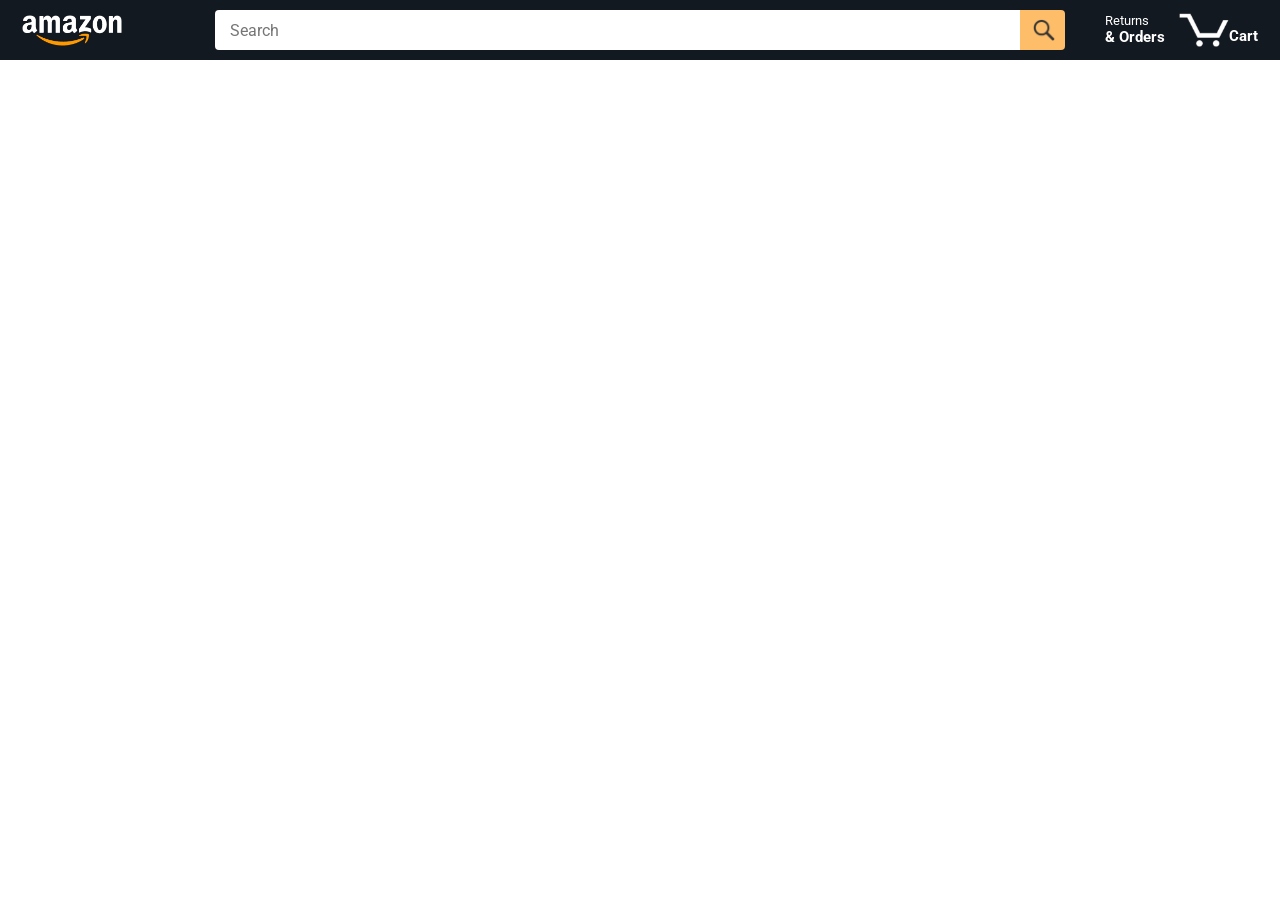
<file: index.html>
<!DOCTYPE html>
<html>
  <head>
    <title>Amazon Project</title>

    <!-- This code is needed for responsive design to work.
      (Responsive design = make the website look good on
      smaller screen sizes like a phone or a tablet). -->
    <meta name="viewport" content="width=device-width, initial-scale=1">

    <!-- Load a font called Roboto from Google Fonts. -->
    <link rel="preconnect" href="https://fonts.googleapis.com">
    <link rel="preconnect" href="https://fonts.gstatic.com" crossorigin>
    <link href="https://fonts.googleapis.com/css2?family=Roboto:wght@400;500;700&display=swap" rel="stylesheet">

    <!-- Here are the CSS files for this page. -->
    <link rel="stylesheet" href="styles/shared/general.css">
    <link rel="stylesheet" href="styles/shared/amazon-header.css">
    <link rel="stylesheet" href="styles/pages/amazon.css">
  </head>
  <body>
    <div class="amazon-header">
      <div class="amazon-header-left-section">
        <a href="amazon.html" class="header-link">
          <img class="amazon-logo"
            src="images/amazon-logo-white.png">
          <img class="amazon-mobile-logo"
            src="images/amazon-mobile-logo-white.png">
        </a>
      </div>

      <div class="amazon-header-middle-section">
        <input class="search-bar" type="text" placeholder="Search">

        <button class="search-button">
          <img class="search-icon" src="images/icons/search-icon.png">
        </button>
      </div>

      <div class="amazon-header-right-section">
        <a class="orders-link header-link" href="orders.html">
          <span class="returns-text">Returns</span>
          <span class="orders-text">& Orders</span>
        </a>

        <a class="cart-link header-link" href="checkout.html ">
          <img class="cart-icon" src="images/icons/cart-icon.png">
          <div class="cart-quantity js-cart-quantity"></div>
          <div class="cart-text">Cart</div>
        </a>
      </div>
    </div>
    
    <div class="main">
      <div class="products-grid js-product-grid">
      </div>
    </div>
    <script type="module" src="scripts/amazon.js"></script>
  </body>
</html>
</file>
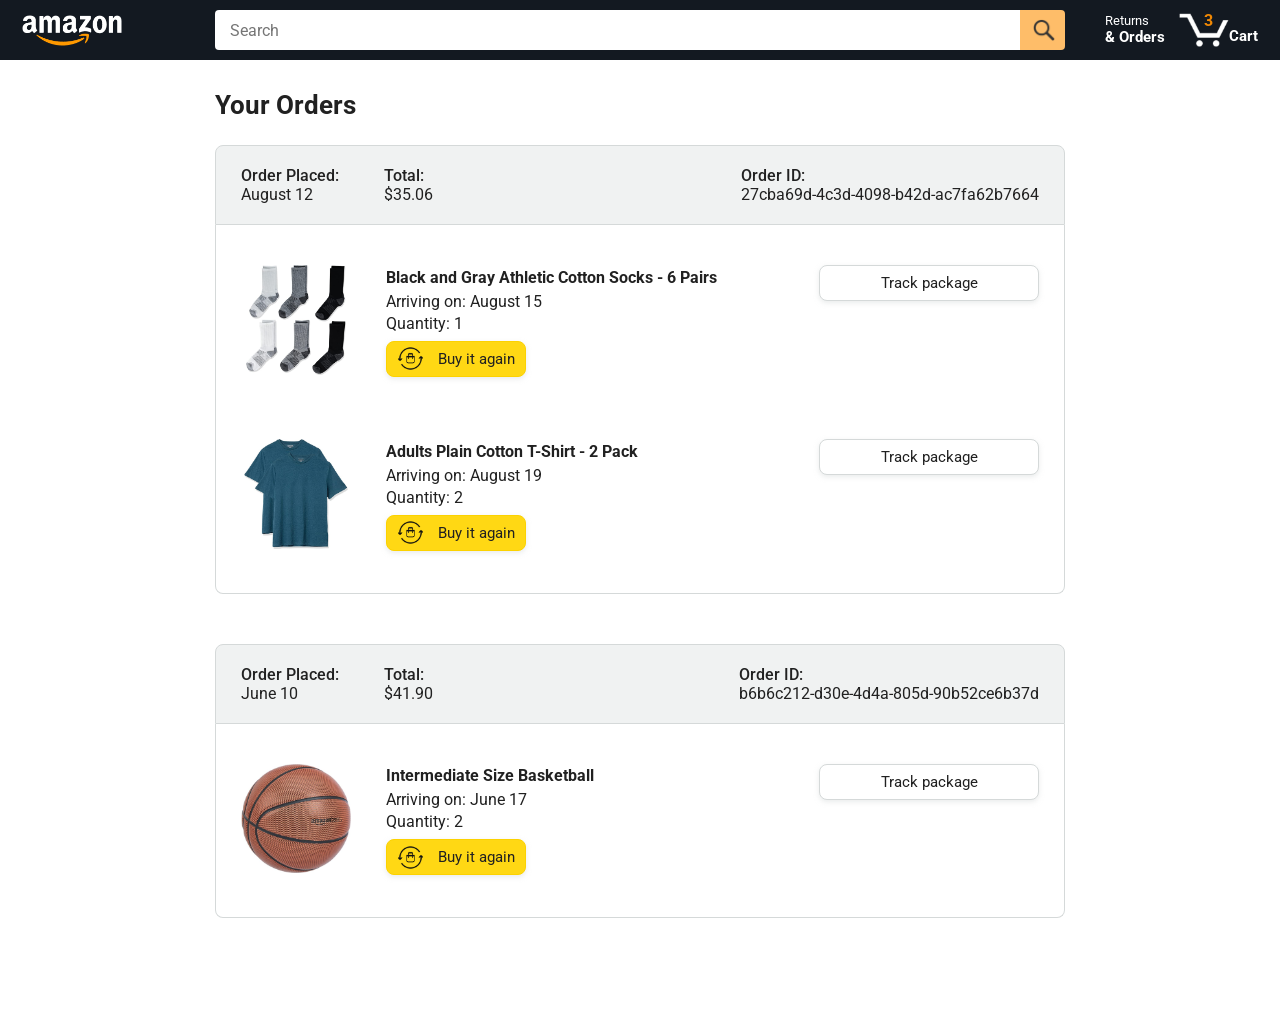
<file: orders.html>
<!DOCTYPE html>
<html>
  <head>
    <title>Orders</title>

    <!-- This code is needed for responsive design to work.
      (Responsive design = make the website look good on
      smaller screen sizes like a phone or a tablet). -->
    <meta name="viewport" content="width=device-width, initial-scale=1">

    <!-- Load a font called Roboto from Google Fonts. -->
    <link rel="preconnect" href="https://fonts.googleapis.com">
    <link rel="preconnect" href="https://fonts.gstatic.com" crossorigin>
    <link href="https://fonts.googleapis.com/css2?family=Roboto:wght@400;500;700&display=swap" rel="stylesheet">

    <!-- Here are the CSS files for this page. -->
    <link rel="stylesheet" href="styles/shared/general.css">
    <link rel="stylesheet" href="styles/shared/amazon-header.css">
    <link rel="stylesheet" href="styles/pages/orders.css">
  </head>
  <body>
    <div class="amazon-header">
      <div class="amazon-header-left-section">
        <a href="amazon.html" class="header-link">
          <img class="amazon-logo"
            src="images/amazon-logo-white.png">
          <img class="amazon-mobile-logo"
            src="images/amazon-mobile-logo-white.png">
        </a>
      </div>

      <div class="amazon-header-middle-section">
        <input class="search-bar" type="text" placeholder="Search">

        <button class="search-button">
          <img class="search-icon" src="images/icons/search-icon.png">
        </button>
      </div>

      <div class="amazon-header-right-section">
        <a class="orders-link header-link" href="orders.html">
          <span class="returns-text">Returns</span>
          <span class="orders-text">& Orders</span>
        </a>

        <a class="cart-link header-link" href="checkout.html">
          <img class="cart-icon" src="images/icons/cart-icon.png">
          <div class="cart-quantity">3</div>
          <div class="cart-text">Cart</div>
        </a>
      </div>
    </div>

    <div class="main">
      <div class="page-title">Your Orders</div>

      <div class="orders-grid">
        <div class="order-container">
          
          <div class="order-header">
            <div class="order-header-left-section">
              <div class="order-date">
                <div class="order-header-label">Order Placed:</div>
                <div>August 12</div>
              </div>
              <div class="order-total">
                <div class="order-header-label">Total:</div>
                <div>$35.06</div>
              </div>
            </div>

            <div class="order-header-right-section">
              <div class="order-header-label">Order ID:</div>
              <div>27cba69d-4c3d-4098-b42d-ac7fa62b7664</div>
            </div>
          </div>

          <div class="order-details-grid">
            <div class="product-image-container">
              <img src="images/products/athletic-cotton-socks-6-pairs.jpg">
            </div>

            <div class="product-details">
              <div class="product-name">
                Black and Gray Athletic Cotton Socks - 6 Pairs
              </div>
              <div class="product-delivery-date">
                Arriving on: August 15
              </div>
              <div class="product-quantity">
                Quantity: 1
              </div>
              <button class="buy-again-button button-primary">
                <img class="buy-again-icon" src="images/icons/buy-again.png">
                <span class="buy-again-message">Buy it again</span>
              </button>
            </div>

            <div class="product-actions">
              <a href="tracking.html">
                <button class="track-package-button button-secondary">
                  Track package
                </button>
              </a>
            </div>

            <div class="product-image-container">
              <img src="images/products/adults-plain-cotton-tshirt-2-pack-teal.jpg">
            </div>

            <div class="product-details">
              <div class="product-name">
                Adults Plain Cotton T-Shirt - 2 Pack
              </div>
              <div class="product-delivery-date">
                Arriving on: August 19
              </div>
              <div class="product-quantity">
                Quantity: 2
              </div>
              <button class="buy-again-button button-primary">
                <img class="buy-again-icon" src="images/icons/buy-again.png">
                <span class="buy-again-message">Buy it again</span>
              </button>
            </div>

            <div class="product-actions">
              <a href="tracking.html">
                <button class="track-package-button button-secondary">
                  Track package
                </button>
              </a>
            </div>
          </div>
        </div>

        <div class="order-container">

          <div class="order-header">
            <div class="order-header-left-section">
              <div class="order-date">
                <div class="order-header-label">Order Placed:</div>
                <div>June 10</div>
              </div>
              <div class="order-total">
                <div class="order-header-label">Total:</div>
                <div>$41.90</div>
              </div>
            </div>

            <div class="order-header-right-section">
              <div class="order-header-label">Order ID:</div>
              <div>b6b6c212-d30e-4d4a-805d-90b52ce6b37d</div>
            </div>
          </div>

          <div class="order-details-grid">
            <div class="product-image-container">
              <img src="images/products/intermediate-composite-basketball.jpg">
            </div>

            <div class="product-details">
              <div class="product-name">
                Intermediate Size Basketball
              </div>
              <div class="product-delivery-date">
                Arriving on: June 17
              </div>
              <div class="product-quantity">
                Quantity: 2
              </div>
              <button class="buy-again-button button-primary">
                <img class="buy-again-icon" src="images/icons/buy-again.png">
                <span class="buy-again-message">Buy it again</span>
              </button>
            </div>

            <div class="product-actions">
              <a href="tracking.html">
                <button class="track-package-button button-secondary">
                  Track package
                </button>
              </a>
            </div>
          </div>
        </div>
      </div>
    </div>
  </body>
</html>
</file>
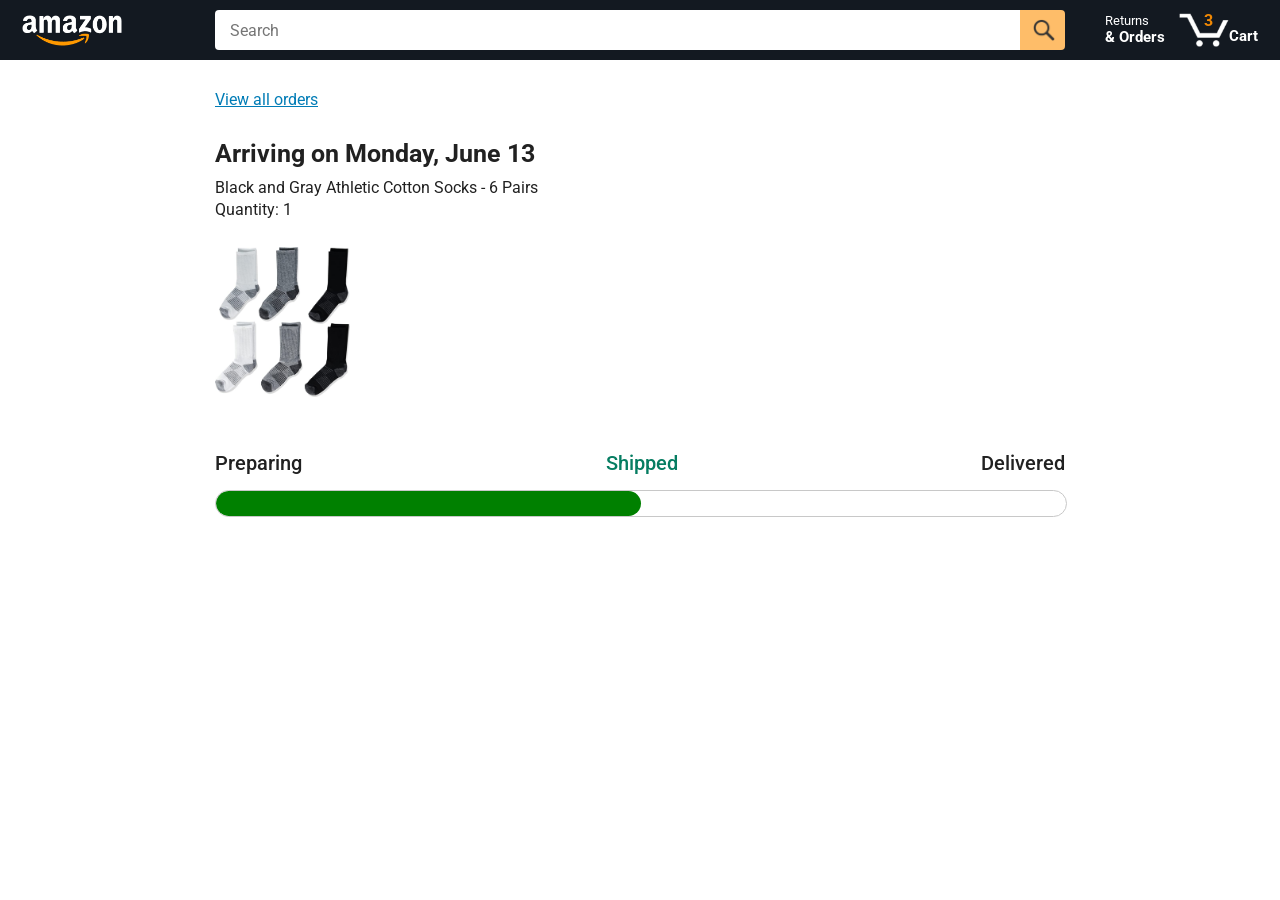
<file: tracking.html>
<!DOCTYPE html>
<html>
  <head>
    <title>Tracking</title>

    <!-- This code is needed for responsive design to work.
      (Responsive design = make the website look good on
      smaller screen sizes like a phone or a tablet). -->
    <meta name="viewport" content="width=device-width, initial-scale=1">

    <!-- Load a font called Roboto from Google Fonts. -->
    <link rel="preconnect" href="https://fonts.googleapis.com">
    <link rel="preconnect" href="https://fonts.gstatic.com" crossorigin>
    <link href="https://fonts.googleapis.com/css2?family=Roboto:wght@400;500;700&display=swap" rel="stylesheet">

    <!-- Here are the CSS files for this page. -->
    <link rel="stylesheet" href="styles/shared/general.css">
    <link rel="stylesheet" href="styles/shared/amazon-header.css">
    <link rel="stylesheet" href="styles/pages/tracking.css">
  </head>
  <body>
    <div class="amazon-header">
      <div class="amazon-header-left-section">
        <a href="amazon.html" class="header-link">
          <img class="amazon-logo"
            src="images/amazon-logo-white.png">
          <img class="amazon-mobile-logo"
            src="images/amazon-mobile-logo-white.png">
        </a>
      </div>

      <div class="amazon-header-middle-section">
        <input class="search-bar" type="text" placeholder="Search">

        <button class="search-button">
          <img class="search-icon" src="images/icons/search-icon.png">
        </button>
      </div>

      <div class="amazon-header-right-section">
        <a class="orders-link header-link" href="orders.html">
          <span class="returns-text">Returns</span>
          <span class="orders-text">& Orders</span>
        </a>

        <a class="cart-link header-link" href="checkout.html">
          <img class="cart-icon" src="images/icons/cart-icon.png">
          <div class="cart-quantity">3</div>
          <div class="cart-text">Cart</div>
        </a>
      </div>
    </div>

    <div class="main">
      <div class="order-tracking">
        <a class="back-to-orders-link link-primary" href="orders.html">
          View all orders
        </a>

        <div class="delivery-date">
          Arriving on Monday, June 13
        </div>

        <div class="product-info">
          Black and Gray Athletic Cotton Socks - 6 Pairs
        </div>

        <div class="product-info">
          Quantity: 1
        </div>

        <img class="product-image" src="images/products/athletic-cotton-socks-6-pairs.jpg">

        <div class="progress-labels-container">
          <div class="progress-label">
            Preparing
          </div>
          <div class="progress-label current-status">
            Shipped
          </div>
          <div class="progress-label">
            Delivered
          </div>
        </div>

        <div class="progress-bar-container">
          <div class="progress-bar"></div>
        </div>
      </div>
    </div>
  </body>
</html>
</file>
<file: styles/shared/general.css>
body {
  font-family: Roboto, Arial;
  color: rgb(33, 33, 33);
  /* The <body> element has a default margin of 8px
     on all sides. This removes the default margins. */
  margin: 0;
}

/* <p> elements have a default margin on the top
   and bottom. This removes the default margins. */
p {
  margin: 0;
}

button {
  cursor: pointer;
}

select {
  cursor: pointer;
}

input, select, button {
  font-family: Roboto, Arial;
}

.button-primary {
  color: rgb(33, 33, 33);
  background-color: rgb(255, 216, 20);
  border: 1px solid rgb(252, 210, 0);
  border-radius: 8px;
  cursor: pointer;
  box-shadow: 0 2px 5px rgba(213, 217, 217, 0.5);
}

.button-primary:hover {
  background-color: rgb(247, 202, 0);
  border: 1px solid rgb(242, 194, 0);
}

.button-primary:active {
  background: rgb(255, 216, 20);
  border-color: rgb(252, 210, 0);
  box-shadow: none;
}

.button-secondary {
  color: rgb(33, 33, 33);
  background: white;
  border: 1px solid rgb(213, 217, 217);
  border-radius: 8px;
  cursor: pointer;
  box-shadow: 0 2px 5px rgba(213, 217, 217, 0.5);
}

.button-secondary:hover {
  background-color: rgb(247, 250, 250);
}

.button-secondary:active {
  background-color: rgb(237, 253, 255);
  box-shadow: none;
}

/* These styles will limit text to 2 lines. Anything
   beyond 2 lines will be replaced with "..."
   You can find this code by using an A.I. tool or by
   searching in Google.
   https://css-tricks.com/almanac/properties/l/line-clamp/ */
.limit-text-to-2-lines {
  display: -webkit-box;
  -webkit-line-clamp: 2;
  -webkit-box-orient: vertical;
  overflow: hidden;
}

.link-primary {
  color: rgb(1, 124, 182);
  cursor: pointer;
}

.link-primary:hover {
  color: rgb(196, 80, 0);
}

/* Styles for dropdown selectors. */
select {
  color: rgb(33, 33, 33);
  background-color: rgb(240, 240, 240);
  border: 1px solid rgb(213, 217, 217);
  border-radius: 8px;
  padding: 3px 5px;
  font-size: 15px;
  cursor: pointer;
  box-shadow: 0 2px 5px rgba(213, 217, 217, 0.5);
}

select:focus,
input:focus {
  outline: 2px solid rgb(255, 153, 0);
}
</file>
<file: styles/shared/amazon-header.css>
.amazon-header {
  background-color: rgb(19, 25, 33);
  color: white;
  padding-left: 15px;
  padding-right: 15px;

  display: flex;
  align-items: center;
  justify-content: space-between;

  position: fixed;
  top: 0;
  left: 0;
  right: 0;
  height: 60px;
}

.amazon-header-left-section {
  width: 180px;
}

@media (max-width: 800px) {
  .amazon-header-left-section {
    width: unset;
  }
}

.header-link {
  display: inline-block;
  padding: 6px;
  border-radius: 2px;
  cursor: pointer;
  text-decoration: none;
  border: 1px solid rgba(0, 0, 0, 0);
}

.header-link:hover {
  border: 1px solid white;
}

.amazon-logo {
  width: 100px;
  margin-top: 5px;
}

.amazon-mobile-logo {
  display: none;
}

@media (max-width: 575px) {
  .amazon-logo {
    display: none;
  }

  .amazon-mobile-logo {
    display: block;
    height: 35px;
    margin-top: 5px;
  }
}

.amazon-header-middle-section {
  flex: 1;
  max-width: 850px;
  margin-left: 10px;
  margin-right: 10px;
  display: flex;
}

.search-bar {
  flex: 1;
  width: 0;
  font-size: 16px;
  height: 38px;
  padding-left: 15px;
  border: none;
  border-top-left-radius: 4px;
  border-bottom-left-radius: 4px;
  border-top-right-radius: 0;
  border-bottom-right-radius: 0;
}

.search-button {
  background-color: rgb(254, 189, 105);
  border: none;
  width: 45px;
  height: 40px;
  border-top-right-radius: 4px;
  border-bottom-right-radius: 4px;
  flex-shrink: 0;
}

.search-icon {
  height: 22px;
  margin-left: 2px;
  margin-top: 3px;
}

.amazon-header-right-section {
  width: 180px;
  flex-shrink: 0;
  display: flex;
  justify-content: end;
}

.orders-link {
  color: white;
}

.returns-text {
  display: block;
  font-size: 13px;
}

.orders-text {
  display: block;
  font-size: 15px;
  font-weight: 700;
}

.cart-link {
  color: white;
  display: flex;
  align-items: center;
  position: relative;
}

.cart-icon {
  width: 50px;
}

.cart-text {
  margin-top: 12px;
  font-size: 15px;
  font-weight: 700;
}

.cart-quantity {
  color: rgb(240, 136, 4);
  font-size: 16px;
  font-weight: 700;

  position: absolute;
  top: 4px;
  left: 22px;
  
  width: 26px;
  text-align: center;
}
</file>
<file: styles/pages/amazon.css>
.main {
  margin-top: 60px;
}

.products-grid {
  display: grid;

  /* - In CSS Grid, 1fr means a column will take up the
       remaining space in the grid.
     - If we write 1fr 1fr ... 1fr; 8 times, this will
       divide the grid into 8 columns, each taking up an
       equal amount of the space.
     - repeat(8, 1fr); is a shortcut for repeating "1fr"
       8 times (instead of typing out "1fr" 8 times).
       repeat(...) is a special property that works with
       display: grid; */
  grid-template-columns: repeat(8, 1fr);
}

/* @media is used to create responsive design (making the
   website look good on any screen size). This @media
   means when the screen width is 2000px or less, we
   will divide the grid into 7 columns instead of 8. */
@media (max-width: 2000px) {
  .products-grid {
    grid-template-columns: repeat(7, 1fr);
  }
}

/* This @media means when the screen width is 1600px or
   less, we will divide the grid into 6 columns. */
@media (max-width: 1600px) {
  .products-grid {
    grid-template-columns: repeat(6, 1fr);
  }
}

@media (max-width: 1300px) {
  .products-grid {
    grid-template-columns: repeat(5, 1fr);
  }
}

@media (max-width: 1000px) {
  .products-grid {
    grid-template-columns: repeat(4, 1fr);
  }
}

@media (max-width: 800px) {
  .products-grid {
    grid-template-columns: repeat(3, 1fr);
  }
}

@media (max-width: 575px) {
  .products-grid {
    grid-template-columns: repeat(2, 1fr);
  }
}

@media (max-width: 450px) {
  .products-grid {
    grid-template-columns: 1fr;
  }
}

.product-container {
  padding-top: 40px;
  padding-bottom: 25px;
  padding-left: 25px;
  padding-right: 25px;

  border-right: 1px solid rgb(231, 231, 231);
  border-bottom: 1px solid rgb(231, 231, 231);

  display: flex;
  flex-direction: column;
}

.product-image-container {
  display: flex;
  justify-content: center;
  align-items: center;

  height: 180px;
  margin-bottom: 20px;
}

.product-image {
  /* Images will overflow their container by default. To
    prevent this, we set max-width and max-height to 100%
    so they stay inside their container. */
  max-width: 100%;
  max-height: 100%;
}

.product-name {
  height: 40px;
  margin-bottom: 5px;
}

.product-rating-container {
  display: flex;
  align-items: center;
  margin-bottom: 10px;
}

.product-rating-stars {
  width: 100px;
  margin-right: 6px;
}

.product-rating-count {
  color: rgb(1, 124, 182);
  cursor: pointer;
  margin-top: 3px;
}

.product-price {
  font-weight: 700;
  margin-bottom: 10px;
}

.product-quantity-container {
  margin-bottom: 17px;
}

.product-spacer {
  flex: 1;
}

.added-to-cart {
  color: rgb(6, 125, 98);
  font-size: 16px;

  display: flex;
  align-items: center;
  margin-bottom: 8px;

  /* At first, the "Added to cart" message will
     be invisible. Use JavaScript to change the
     opacity and make it visible. */
  opacity: 0;
}

.added-to-cart img {
  height: 20px;
  margin-right: 5px;
}

.add-to-cart-button {
  width: 100%;
  padding: 8px;
  border-radius: 50px;
}
</file>
<file: styles/pages/orders.css>
.main {
  max-width: 850px;
  margin-top: 90px;
  margin-bottom: 100px;
  padding-left: 20px;
  padding-right: 20px;

  /* margin-left: auto;
     margin-right auto;
     Is a trick for centering an element horizontally
     without needing a container. */
  margin-left: auto;
  margin-right: auto;
}

.page-title {
  font-weight: 700;
  font-size: 26px;
  margin-bottom: 25px;
}

.orders-grid {
  display: grid;
  grid-template-columns: 1fr;
  row-gap: 50px;
}

.order-header {
  background-color: rgb(240, 242, 242);
  border: 1px solid rgb(213, 217, 217);

  display: flex;
  align-items: center;
  justify-content: space-between;

  padding: 20px 25px;
  border-top-left-radius: 8px;
  border-top-right-radius: 8px;
}

.order-header-left-section {
  display: flex;
  flex-shrink: 0;
}

.order-header-label {
  font-weight: 500;
}

.order-date,
.order-total {
  margin-right: 45px;
}

.order-header-right-section {
  flex-shrink: 1;
}

@media (max-width: 575px) {
  .order-header {
    flex-direction: column;
    align-items: start;
    line-height: 23px;
    padding: 15px;
  }

  .order-header-left-section {
    flex-direction: column;
  }

  .order-header-label {
    margin-right: 5px;
  }

  .order-date,
  .order-total {
    display: grid;
    grid-template-columns: auto 1fr;
    margin-right: 0;
  }

  .order-header-right-section {
    display: grid;
    grid-template-columns: auto 1fr;
  }
}

.order-details-grid {
  padding: 40px 25px;
  border: 1px solid rgb(213, 217, 217);
  border-top: none;
  border-bottom-left-radius: 8px;
  border-bottom-right-radius: 8px;

  display: grid;
  grid-template-columns: 110px 1fr 220px;
  column-gap: 35px;
  row-gap: 60px;
  align-items: center;
}

@media (max-width: 800px) {
  .order-details-grid {
    grid-template-columns: 110px 1fr;
    row-gap: 0;
    padding-bottom: 8px;
  }
}

@media (max-width: 450px) {
  .order-details-grid {
    grid-template-columns: 1fr;
  }
}

.product-image-container {
  text-align: center;
}

.product-image-container img {
  max-width: 110px;
  max-height: 110px;
}

.product-name {
  font-weight: 700;
  margin-bottom: 5px;
}

.product-delivery-date {
  margin-bottom: 3px;
}

.product-quantity {
  margin-bottom: 8px;
}

.buy-again-button {
  font-size: 15px;
  width: 140px;
  height: 36px;
  border-radius: 8px;

  display: flex;
  align-items: center;
  justify-content: center;
}

.buy-again-icon {
  width: 25px;
  margin-right: 15px;
}

.product-actions {
  align-self: start;
}

.track-package-button {
  width: 100%;
  font-size: 15px;
  padding: 8px;
}

@media (max-width: 800px) {
  .buy-again-button {
    margin-bottom: 10px;
  }

  .product-actions {
    /* grid-column: 2 means this element will be placed
       in column 2 in the grid. (Normally, the column that
       an element is placed in is determined by the order
       of the elements in the HTML. grid-column overrides
       this default ordering). */
    grid-column: 2;
    margin-bottom: 30px;
  }

  .track-package-button {
    width: 140px;
  }
}

@media (max-width: 450px) {
  .product-image-container {
    text-align: center;
    margin-bottom: 25px;
  }

  .product-image-container img {
    max-width: 150px;
    max-height: 150px;
  }

  .product-name {
    margin-bottom: 10px;
  }

  .product-quantity {
    margin-bottom: 15px;
  }

  .buy-again-button {
    width: 100%;
    margin-bottom: 15px;
  }

  .product-actions {
    /* grid-column: auto; undos grid-column: 2; from above.
       This element will now be placed in its normal column
       in the grid. */
    grid-column: auto;
    margin-bottom: 70px;
  }

  .track-package-button {
    width: 100%;
    padding: 12px;
  }
}
</file>
<file: styles/pages/tracking.css>
.main {
  max-width: 850px;
  margin-top: 90px;
  margin-bottom: 100px;
  padding-left: 30px;
  padding-right: 30px;

  /* margin-left: auto;
     margin-right auto;
     Is a trick for centering an element horizontally
     without needing a container. */
  margin-left: auto;
  margin-right: auto;
}

.back-to-orders-link {
  display: inline-block;
  margin-bottom: 30px;
}

.delivery-date {
  font-size: 25px;
  font-weight: 700;
  margin-bottom: 10px;
}

.product-info {
  margin-bottom: 3px;
}

.product-image {
  max-width: 150px;
  max-height: 150px;
  margin-top: 25px;
  margin-bottom: 50px;
}

.progress-labels-container {
  display: flex;
  justify-content: space-between;
  font-size: 20px;
  font-weight: 500;
  margin-bottom: 15px;
}

.current-status {
  color: rgb(6, 125, 98);
}

@media (max-width: 575px) {
  .progress-labels-container {
    font-size: 16px;
  }
}

@media (max-width: 450px) {
  .progress-labels-container {
    flex-direction: column;
    margin-bottom: 5px;
  }

  .progress-label {
    margin-bottom: 3px;
  }
}

.progress-bar-container {
  height: 25px;
  width: 100%;

  border: 1px solid rgb(200, 200, 200);
  border-radius: 50px;
  overflow: hidden;
}

.progress-bar {
  height: 100%;
  background-color: green;
  border-radius: 50px;
  width: 50%;
}
</file>
